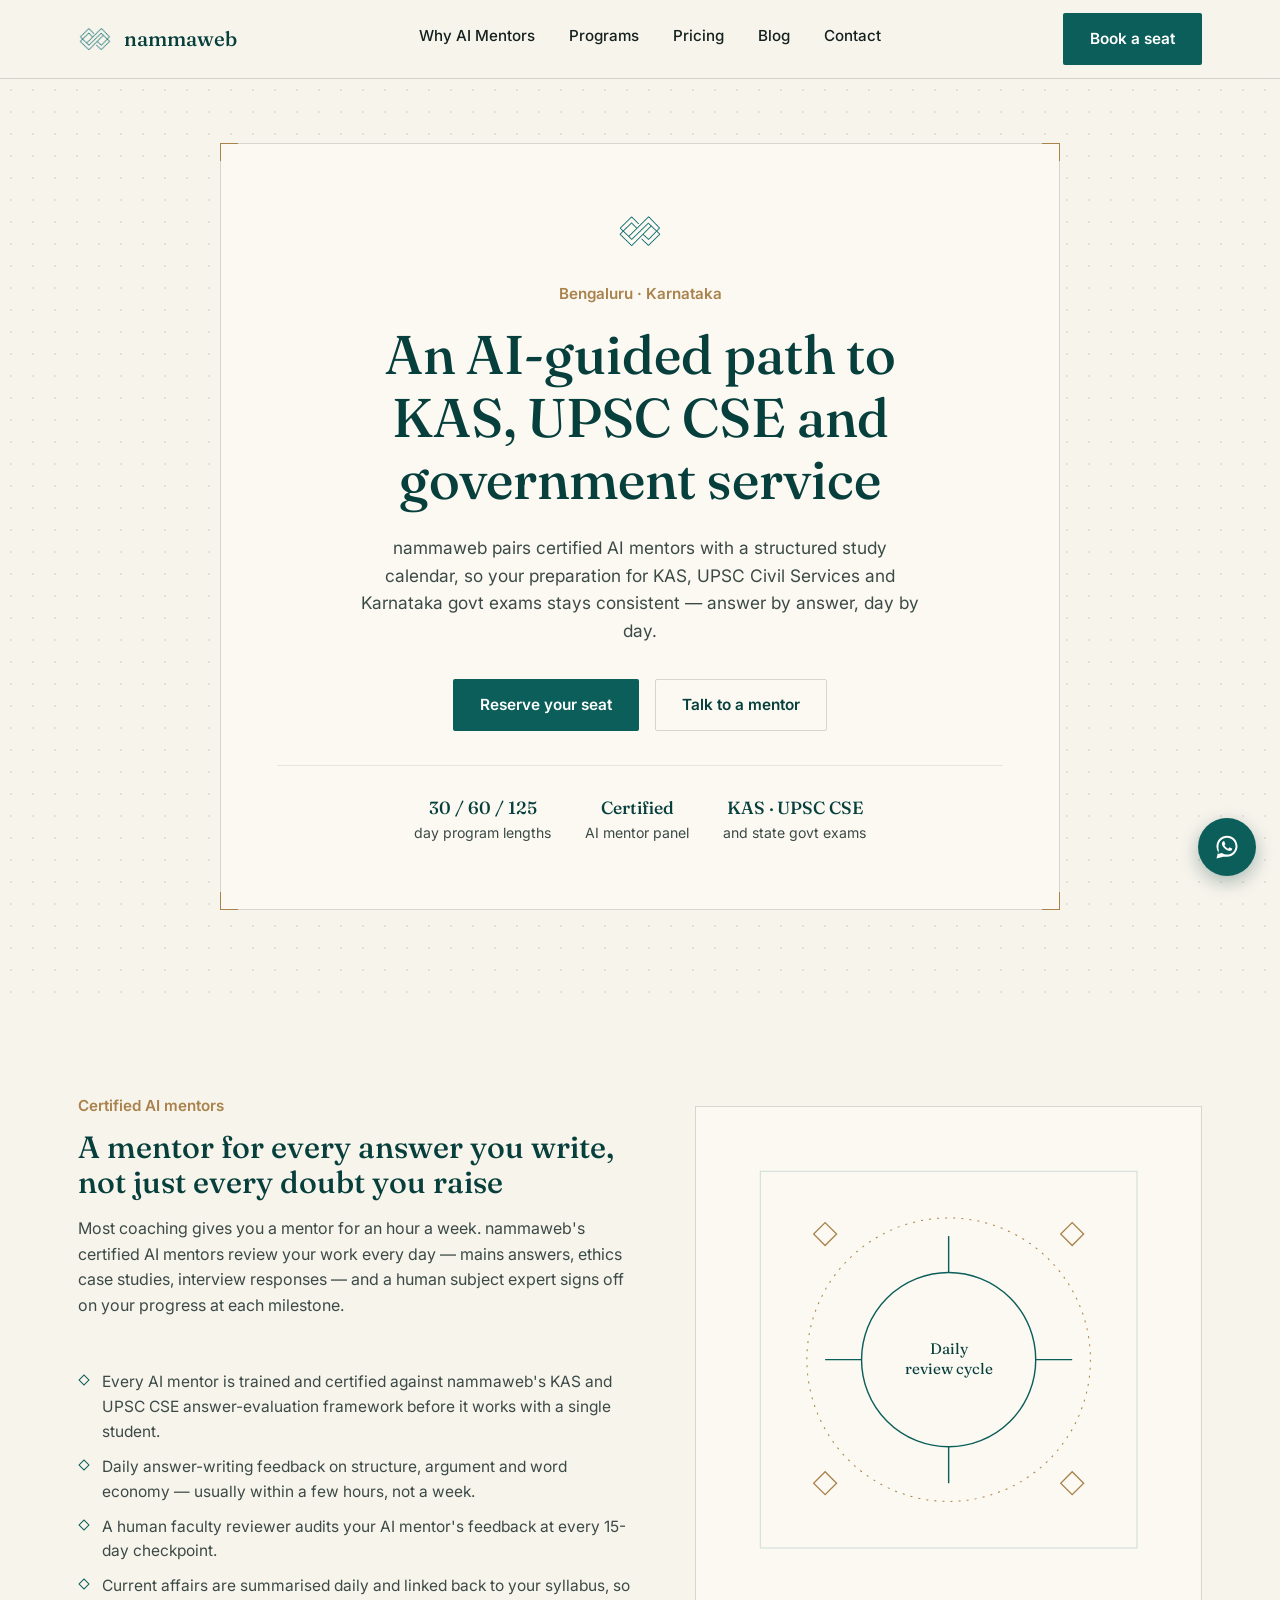
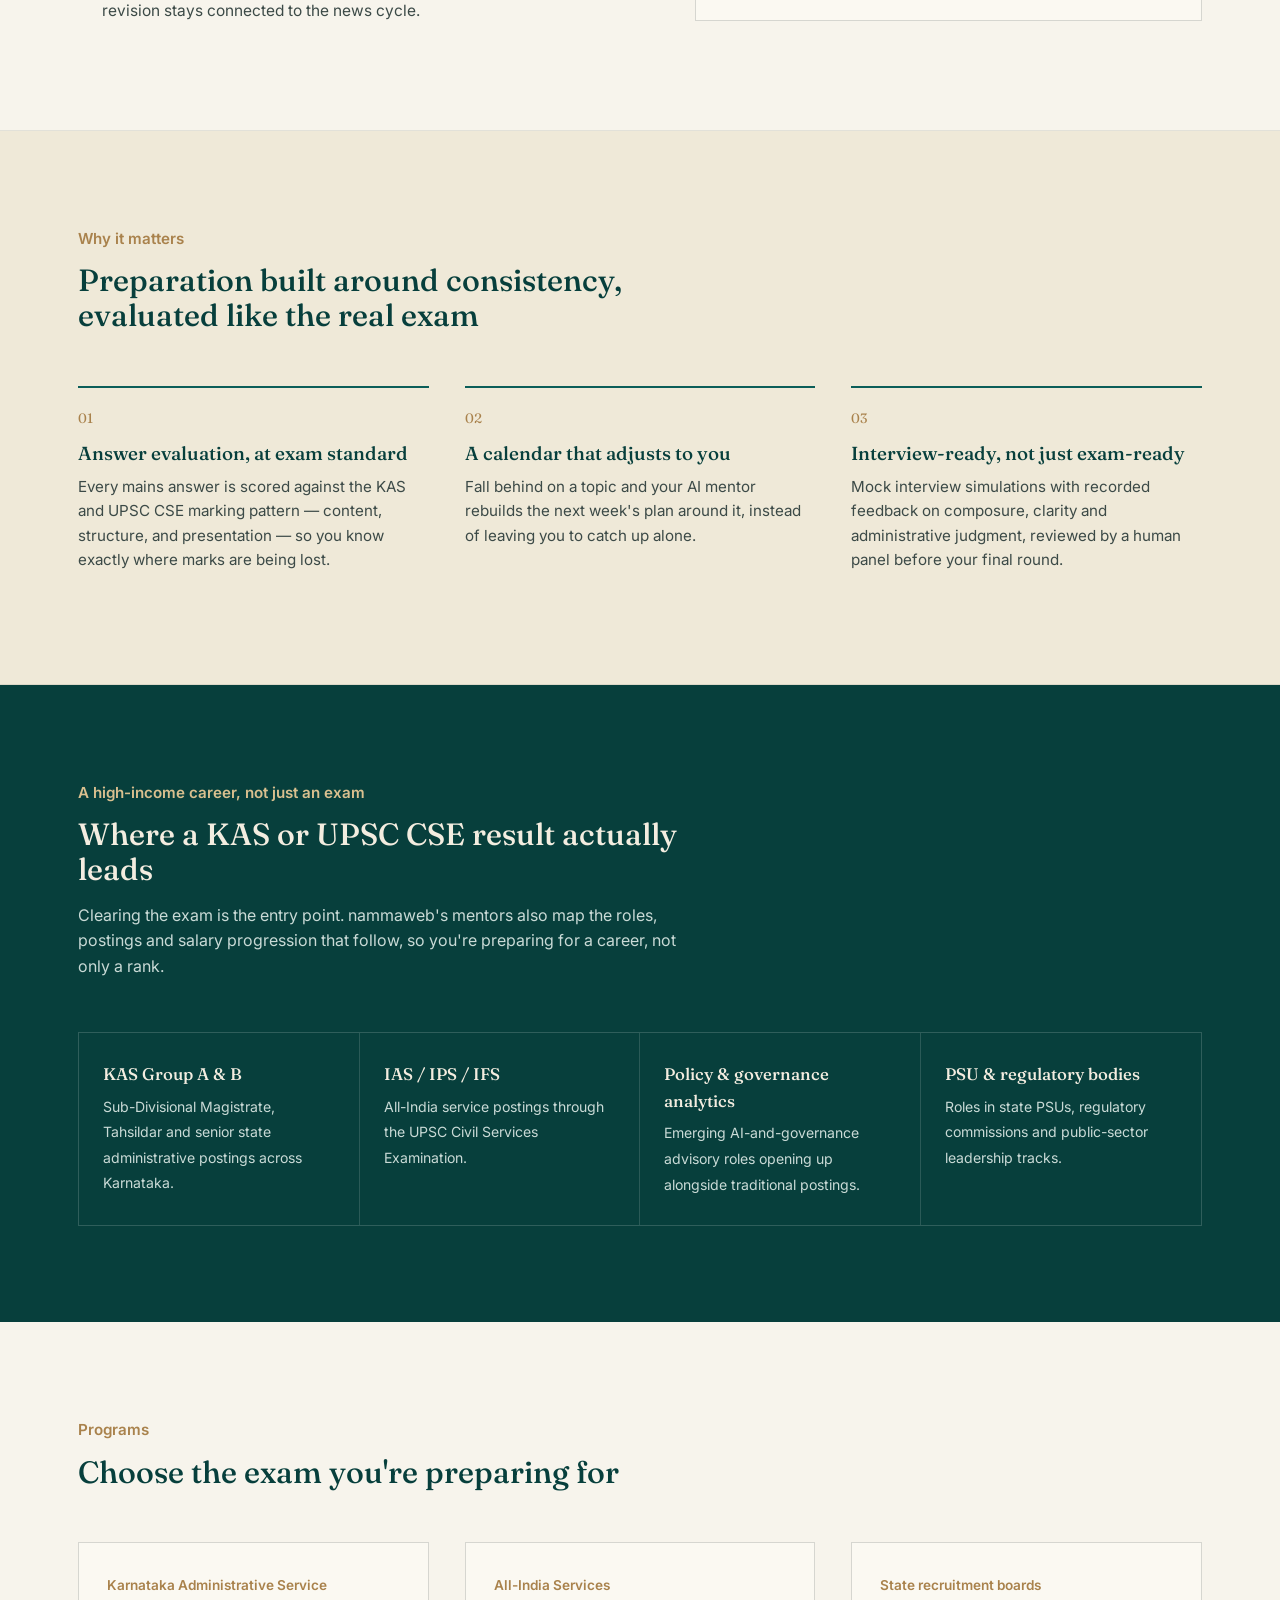
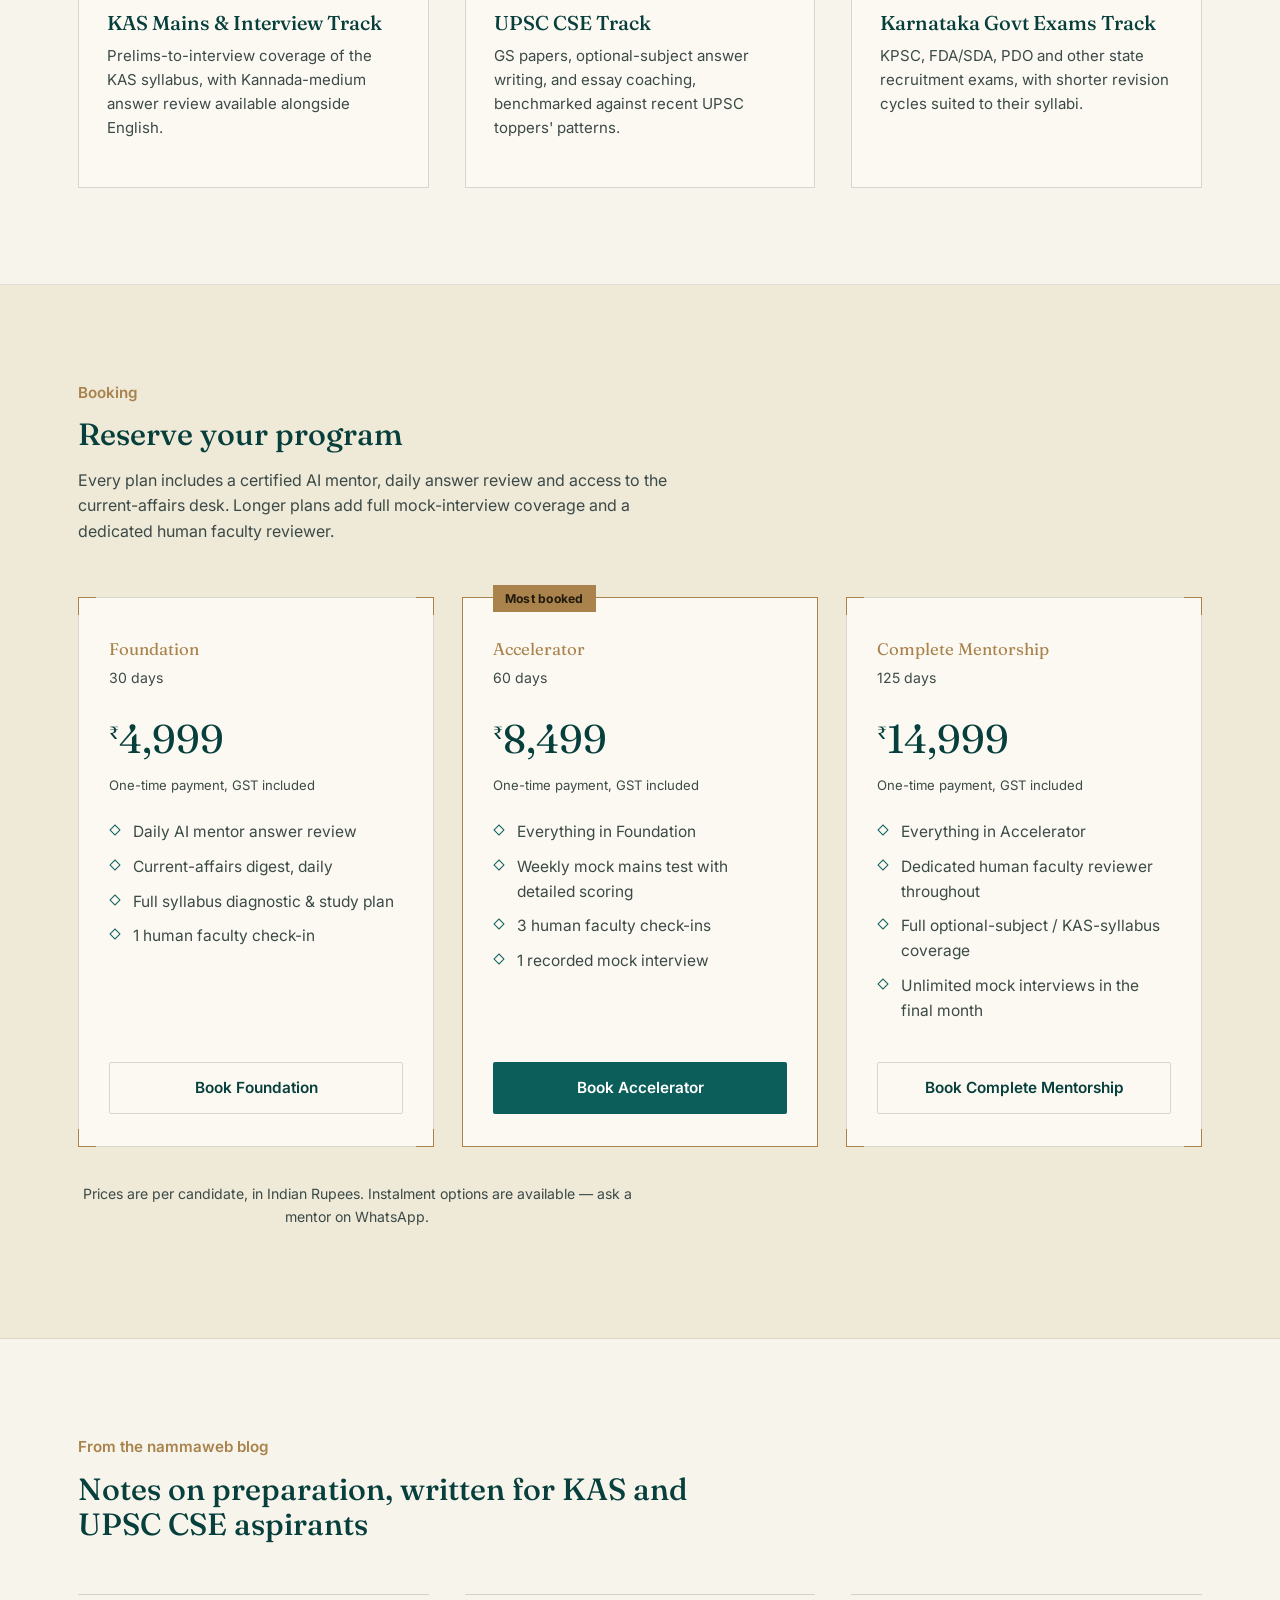
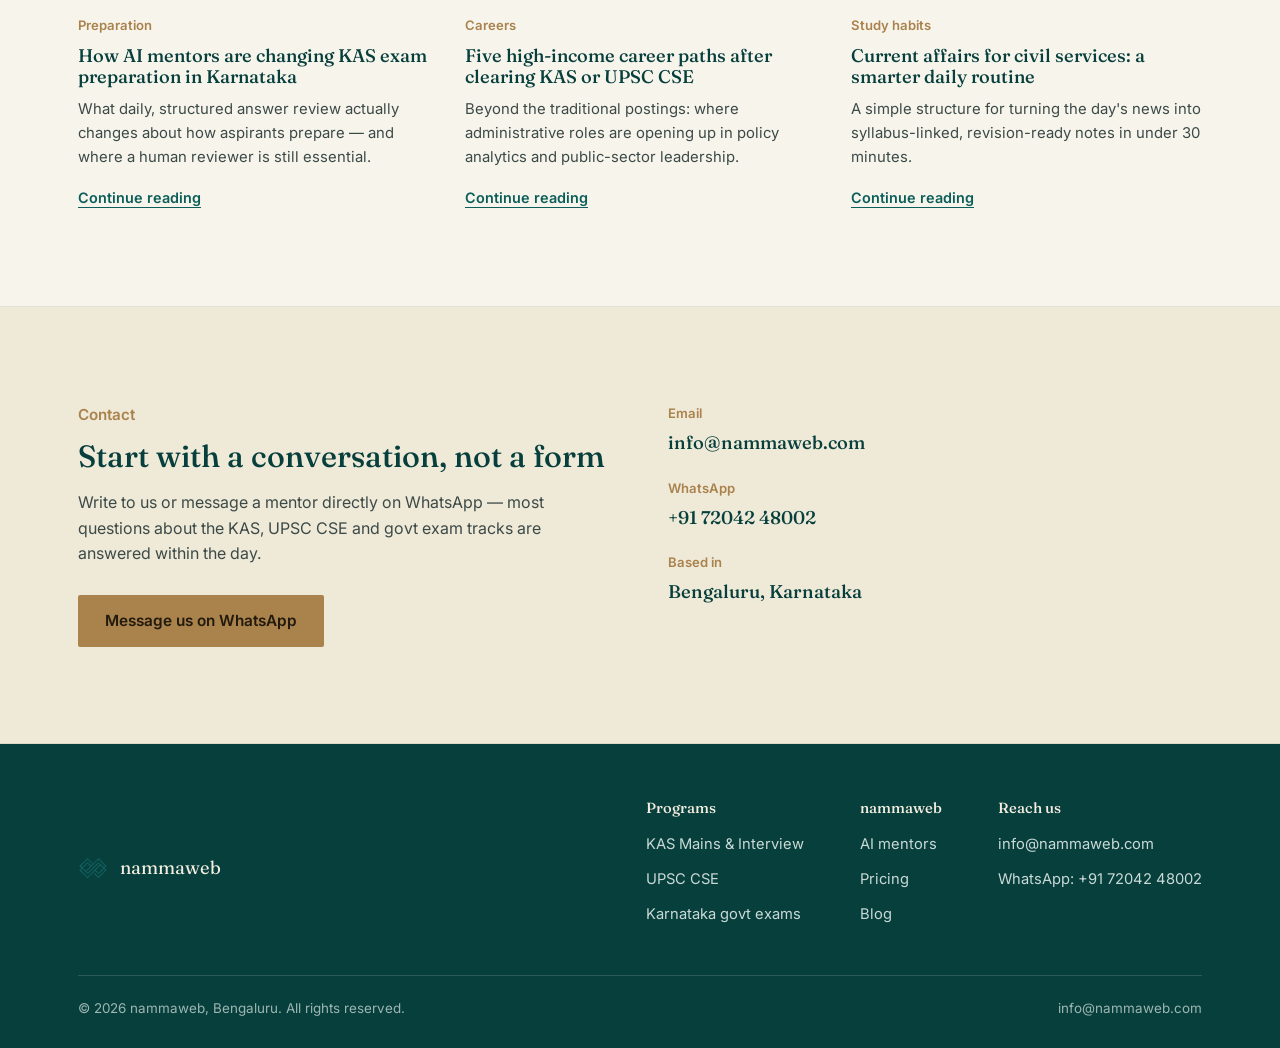
<file: index.html>
<!DOCTYPE html>
<html lang="en">
<head>
<meta charset="UTF-8">
<meta name="viewport" content="width=device-width, initial-scale=1.0">
<title>nammaweb — AI for Civil Services, KAS &amp; Govt Exams</title>
<meta name="description" content="nammaweb trains Karnataka's civil service aspirants for KAS, UPSC CSE and state govt exams with certified AI mentors, structured 30/60/125-day programs, and daily current-affairs coaching.">
<meta name="keywords" content="AI for civil services, KAS coaching Bengaluru, KAS exam preparation, UPSC CSE coaching Karnataka, govt exam coaching, certified AI mentors, nammaweb">
<link rel="canonical" href="https://www.nammaweb.com/">
<meta property="og:title" content="nammaweb — AI for Civil Services, KAS &amp; Govt Exams">
<meta property="og:description" content="Certified AI mentors. Structured 30/60/125-day programs. Built in Bengaluru for KAS, UPSC CSE and Karnataka govt exam aspirants.">
<meta property="og:type" content="website">
<meta property="og:image" content="logo.png">
<link rel="icon" href="logo.png" type="image/png">
<link rel="stylesheet" href="style.css">
<script type="application/ld+json">
{
  "@context": "https://schema.org",
  "@type": "EducationalOrganization",
  "name": "nammaweb",
  "url": "https://www.nammaweb.com/",
  "logo": "https://www.nammaweb.com/logo.png",
  "email": "info@nammaweb.com",
  "description": "AI-guided coaching for KAS, UPSC CSE and Karnataka government exams, with certified AI mentors and structured 30, 60 and 125-day programs.",
  "areaServed": "Karnataka, India"
}
</script>
</head>
<body>

<header class="site-header">
  <div class="wrap">
    <a href="index.html" class="brand">
      <img src="logo.png" alt="nammaweb logo — interlocking teal diamond mark">
      <span class="brand-name">nammaweb</span>
    </a>
    <nav class="main-nav" id="main-nav">
      <a href="#mentors">Why AI Mentors</a>
      <a href="#tracks">Programs</a>
      <a href="#pricing">Pricing</a>
      <a href="blog.html">Blog</a>
      <a href="#contact">Contact</a>
    </nav>
    <div class="header-cta">
      <a href="#pricing" class="btn btn--primary"><span>Book a seat</span></a>
      <button class="nav-toggle" aria-label="Open menu" aria-expanded="false" id="nav-toggle-btn">
        <span></span><span></span><span></span>
      </button>
    </div>
  </div>
</header>

<main>

  <!-- HERO -->
  <section class="hero">
    <div class="wrap">
      <div class="hero-panel ticked">
        <span class="tick-br-a"></span><span class="tick-br-b"></span>
        <img src="logo.png" alt="" class="hero-mark" aria-hidden="true">
        <span class="kicker">Bengaluru · Karnataka</span>
        <h1>An AI-guided path to KAS, UPSC CSE and government service</h1>
        <p class="lede">nammaweb pairs certified AI mentors with a structured study calendar, so your preparation for KAS, UPSC Civil Services and Karnataka govt exams stays consistent — answer by answer, day by day.</p>
        <div class="hero-actions">
          <a href="#pricing" class="btn btn--primary">Reserve your seat</a>
          <a href="#" class="btn btn--ghost" data-wa="Hi nammaweb, I'd like to speak with a mentor before enrolling.">Talk to a mentor</a>
        </div>
        <div class="hero-meta">
          <div><strong>30 / 60 / 125</strong>day program lengths</div>
          <div><strong>Certified</strong>AI mentor panel</div>
          <div><strong>KAS · UPSC CSE</strong>and state govt exams</div>
        </div>
      </div>
    </div>
  </section>

  <!-- WHY AI MENTORS -->
  <section class="section" id="mentors">
    <div class="wrap">
      <div class="grid-2">
        <div>
          <div class="section-head">
            <span class="kicker">Certified AI mentors</span>
            <h2>A mentor for every answer you write, not just every doubt you raise</h2>
            <p>Most coaching gives you a mentor for an hour a week. nammaweb's certified AI mentors review your work every day — mains answers, ethics case studies, interview responses — and a human subject expert signs off on your progress at each milestone.</p>
          </div>
          <ul class="diamond-list">
            <li>Every AI mentor is trained and certified against nammaweb's KAS and UPSC CSE answer-evaluation framework before it works with a single student.</li>
            <li>Daily answer-writing feedback on structure, argument and word economy — usually within a few hours, not a week.</li>
            <li>A human faculty reviewer audits your AI mentor's feedback at every 15-day checkpoint.</li>
            <li>Current affairs are summarised daily and linked back to your syllabus, so revision stays connected to the news cycle.</li>
          </ul>
        </div>
        <div class="mentor-figure">
          <svg viewBox="0 0 420 420" fill="none" xmlns="http://www.w3.org/2000/svg" role="img" aria-label="Diagram of the AI mentor review cycle">
            <rect x="24" y="24" width="372" height="372" stroke="#0b5e59" stroke-opacity="0.18" stroke-width="1"/>
            <circle cx="210" cy="210" r="86" stroke="#0b5e59" stroke-width="1.4"/>
            <circle cx="210" cy="210" r="140" stroke="#a9824c" stroke-width="1" stroke-dasharray="2 6"/>
            <path d="M210 124 L210 88" stroke="#0b5e59" stroke-width="1.4"/>
            <path d="M296 210 L332 210" stroke="#0b5e59" stroke-width="1.4"/>
            <path d="M210 296 L210 332" stroke="#0b5e59" stroke-width="1.4"/>
            <path d="M124 210 L88 210" stroke="#0b5e59" stroke-width="1.4"/>
            <g>
              <rect x="80" y="78" width="16" height="16" transform="rotate(45 88 86)" stroke="#a9824c" stroke-width="1.3"/>
              <rect x="324" y="78" width="16" height="16" transform="rotate(45 332 86)" stroke="#a9824c" stroke-width="1.3"/>
              <rect x="80" y="324" width="16" height="16" transform="rotate(45 88 332)" stroke="#a9824c" stroke-width="1.3"/>
              <rect x="324" y="324" width="16" height="16" transform="rotate(45 332 332)" stroke="#a9824c" stroke-width="1.3"/>
            </g>
            <text x="210" y="204" text-anchor="middle" font-family="Fraunces, serif" font-size="15" fill="#073f3c">Daily</text>
            <text x="210" y="224" text-anchor="middle" font-family="Fraunces, serif" font-size="15" fill="#073f3c">review cycle</text>
          </svg>
        </div>
      </div>
    </div>
  </section>

  <!-- WHY THIS MATTERS -->
  <section class="section section--tint">
    <div class="wrap">
      <div class="section-head">
        <span class="kicker">Why it matters</span>
        <h2>Preparation built around consistency, evaluated like the real exam</h2>
      </div>
      <div class="grid-3">
        <div class="feature-card">
          <span class="feature-index">01</span>
          <h3>Answer evaluation, at exam standard</h3>
          <p>Every mains answer is scored against the KAS and UPSC CSE marking pattern — content, structure, and presentation — so you know exactly where marks are being lost.</p>
        </div>
        <div class="feature-card">
          <span class="feature-index">02</span>
          <h3>A calendar that adjusts to you</h3>
          <p>Fall behind on a topic and your AI mentor rebuilds the next week's plan around it, instead of leaving you to catch up alone.</p>
        </div>
        <div class="feature-card">
          <span class="feature-index">03</span>
          <h3>Interview-ready, not just exam-ready</h3>
          <p>Mock interview simulations with recorded feedback on composure, clarity and administrative judgment, reviewed by a human panel before your final round.</p>
        </div>
      </div>
    </div>
  </section>

  <!-- CAREER OPPORTUNITY -->
  <section class="section section--teal">
    <div class="wrap">
      <div class="section-head">
        <span class="kicker" style="color:#d9c08f;">A high-income career, not just an exam</span>
        <h2>Where a KAS or UPSC CSE result actually leads</h2>
        <p>Clearing the exam is the entry point. nammaweb's mentors also map the roles, postings and salary progression that follow, so you're preparing for a career, not only a rank.</p>
      </div>
      <div class="career-strip">
        <div>
          <strong>KAS Group A &amp; B</strong>
          <span>Sub-Divisional Magistrate, Tahsildar and senior state administrative postings across Karnataka.</span>
        </div>
        <div>
          <strong>IAS / IPS / IFS</strong>
          <span>All-India service postings through the UPSC Civil Services Examination.</span>
        </div>
        <div>
          <strong>Policy &amp; governance analytics</strong>
          <span>Emerging AI-and-governance advisory roles opening up alongside traditional postings.</span>
        </div>
        <div>
          <strong>PSU &amp; regulatory bodies</strong>
          <span>Roles in state PSUs, regulatory commissions and public-sector leadership tracks.</span>
        </div>
      </div>
    </div>
  </section>

  <!-- TRACKS -->
  <section class="section" id="tracks">
    <div class="wrap">
      <div class="section-head">
        <span class="kicker">Programs</span>
        <h2>Choose the exam you're preparing for</h2>
      </div>
      <div class="grid-3">
        <div class="track-card">
          <span class="track-for">Karnataka Administrative Service</span>
          <h3>KAS Mains &amp; Interview Track</h3>
          <p>Prelims-to-interview coverage of the KAS syllabus, with Kannada-medium answer review available alongside English.</p>
        </div>
        <div class="track-card">
          <span class="track-for">All-India Services</span>
          <h3>UPSC CSE Track</h3>
          <p>GS papers, optional-subject answer writing, and essay coaching, benchmarked against recent UPSC toppers' patterns.</p>
        </div>
        <div class="track-card">
          <span class="track-for">State recruitment boards</span>
          <h3>Karnataka Govt Exams Track</h3>
          <p>KPSC, FDA/SDA, PDO and other state recruitment exams, with shorter revision cycles suited to their syllabi.</p>
        </div>
      </div>
    </div>
  </section>

  <!-- PRICING -->
  <section class="section section--tint" id="pricing">
    <div class="wrap">
      <div class="section-head">
        <span class="kicker">Booking</span>
        <h2>Reserve your program</h2>
        <p>Every plan includes a certified AI mentor, daily answer review and access to the current-affairs desk. Longer plans add full mock-interview coverage and a dedicated human faculty reviewer.</p>
      </div>

      <div class="pricing-grid">

        <div class="plan ticked">
          <span class="tick-br-a"></span><span class="tick-br-b"></span>
          <span class="plan-name">Foundation</span>
          <span class="plan-days">30 days</span>
          <div class="plan-price"><sup>₹</sup>4,999</div>
          <div class="plan-note">One-time payment, GST included</div>
          <ul class="diamond-list">
            <li>Daily AI mentor answer review</li>
            <li>Current-affairs digest, daily</li>
            <li>Full syllabus diagnostic &amp; study plan</li>
            <li>1 human faculty check-in</li>
          </ul>
          <a href="#" class="btn btn--ghost btn--wide" data-wa="Hi nammaweb, I'd like to book the 30-day Foundation program (₹4,999).">Book Foundation</a>
        </div>

        <div class="plan plan--popular ticked">
          <span class="tick-br-a"></span><span class="tick-br-b"></span>
          <span class="plan-badge">Most booked</span>
          <span class="plan-name">Accelerator</span>
          <span class="plan-days">60 days</span>
          <div class="plan-price"><sup>₹</sup>8,499</div>
          <div class="plan-note">One-time payment, GST included</div>
          <ul class="diamond-list">
            <li>Everything in Foundation</li>
            <li>Weekly mock mains test with detailed scoring</li>
            <li>3 human faculty check-ins</li>
            <li>1 recorded mock interview</li>
          </ul>
          <a href="#" class="btn btn--primary btn--wide" data-wa="Hi nammaweb, I'd like to book the 60-day Accelerator program (₹8,499).">Book Accelerator</a>
        </div>

        <div class="plan ticked">
          <span class="tick-br-a"></span><span class="tick-br-b"></span>
          <span class="plan-name">Complete Mentorship</span>
          <span class="plan-days">125 days</span>
          <div class="plan-price"><sup>₹</sup>14,999</div>
          <div class="plan-note">One-time payment, GST included</div>
          <ul class="diamond-list">
            <li>Everything in Accelerator</li>
            <li>Dedicated human faculty reviewer throughout</li>
            <li>Full optional-subject / KAS-syllabus coverage</li>
            <li>Unlimited mock interviews in the final month</li>
          </ul>
          <a href="#" class="btn btn--ghost btn--wide" data-wa="Hi nammaweb, I'd like to book the 125-day Complete Mentorship program (₹14,999).">Book Complete Mentorship</a>
        </div>

      </div>
      <p class="pricing-foot">Prices are per candidate, in Indian Rupees. Instalment options are available — ask a mentor on WhatsApp.</p>
    </div>
  </section>

  <!-- BLOG -->
  <section class="section" id="blog">
    <div class="wrap">
      <div class="section-head">
        <span class="kicker">From the nammaweb blog</span>
        <h2>Notes on preparation, written for KAS and UPSC CSE aspirants</h2>
      </div>
      <div class="blog-grid">
        <article class="post-card">
          <span class="post-date">Preparation</span>
          <h3>How AI mentors are changing KAS exam preparation in Karnataka</h3>
          <p>What daily, structured answer review actually changes about how aspirants prepare — and where a human reviewer is still essential.</p>
          <a href="blog.html#ai-mentors-kas" class="read-more">Continue reading</a>
        </article>
        <article class="post-card">
          <span class="post-date">Careers</span>
          <h3>Five high-income career paths after clearing KAS or UPSC CSE</h3>
          <p>Beyond the traditional postings: where administrative roles are opening up in policy analytics and public-sector leadership.</p>
          <a href="blog.html#career-paths" class="read-more">Continue reading</a>
        </article>
        <article class="post-card">
          <span class="post-date">Study habits</span>
          <h3>Current affairs for civil services: a smarter daily routine</h3>
          <p>A simple structure for turning the day's news into syllabus-linked, revision-ready notes in under 30 minutes.</p>
          <a href="blog.html#current-affairs" class="read-more">Continue reading</a>
        </article>
      </div>
    </div>
  </section>

  <!-- CONTACT -->
  <section class="section section--tint" id="contact">
    <div class="wrap">
      <div class="contact-panel">
        <div>
          <div class="section-head" style="margin-bottom:28px;">
            <span class="kicker">Contact</span>
            <h2>Start with a conversation, not a form</h2>
            <p>Write to us or message a mentor directly on WhatsApp — most questions about the KAS, UPSC CSE and govt exam tracks are answered within the day.</p>
          </div>
          <a href="#" class="btn btn--brass" data-wa="Hi nammaweb, I'd like to know more about your programs.">Message us on WhatsApp</a>
        </div>
        <div>
          <div class="contact-item">
            <span>Email</span>
            <a href="mailto:info@nammaweb.com">info@nammaweb.com</a>
          </div>
          <div class="contact-item">
            <span>WhatsApp</span>
            <strong>+91 72042 48002</strong>
          </div>
          <div class="contact-item">
            <span>Based in</span>
            <strong>Bengaluru, Karnataka</strong>
          </div>
        </div>
      </div>
    </div>
  </section>

</main>

<footer class="site-footer">
  <div class="wrap">
    <div class="footer-top">
      <div class="footer-brand">
        <img src="logo.png" alt="nammaweb logo">
        <span>nammaweb</span>
      </div>
      <div class="footer-cols">
        <div>
          <h4>Programs</h4>
          <ul>
            <li><a href="#tracks">KAS Mains &amp; Interview</a></li>
            <li><a href="#tracks">UPSC CSE</a></li>
            <li><a href="#tracks">Karnataka govt exams</a></li>
          </ul>
        </div>
        <div>
          <h4>nammaweb</h4>
          <ul>
            <li><a href="#mentors">AI mentors</a></li>
            <li><a href="#pricing">Pricing</a></li>
            <li><a href="blog.html">Blog</a></li>
          </ul>
        </div>
        <div>
          <h4>Reach us</h4>
          <ul>
            <li><a href="mailto:info@nammaweb.com">info@nammaweb.com</a></li>
            <li><a href="#" data-wa="Hi nammaweb, I'd like to know more about your programs.">WhatsApp: +91 72042 48002</a></li>
          </ul>
        </div>
      </div>
    </div>
    <div class="footer-bottom">
      <span>© <span id="year"></span> nammaweb, Bengaluru. All rights reserved.</span>
      <span>info@nammaweb.com</span>
    </div>
  </div>
</footer>

<!-- WhatsApp floating popup -->
<div class="wa-popup" id="wa-popup">
  <button class="wa-close" id="wa-close" aria-label="Close">×</button>
  <div class="wa-popup-head">
    <span class="dot"></span>
    <strong>nammaweb mentors</strong>
  </div>
  <p>Ask about the KAS, UPSC CSE or govt exam tracks — a mentor usually replies within the day.</p>
  <a href="#" id="wa-popup-open" class="btn btn--primary btn--wide">Chat on WhatsApp</a>
</div>
<button class="wa-float" id="wa-float-btn" aria-label="Open WhatsApp chat">
  <svg viewBox="0 0 32 32" fill="currentColor" xmlns="http://www.w3.org/2000/svg">
    <path d="M16.03 3C9.4 3 4 8.36 4 15c0 2.4.7 4.63 1.9 6.5L4 29l7.7-1.86A11.9 11.9 0 0 0 16.03 27C22.66 27 28 21.64 28 15S22.66 3 16.03 3Zm0 21.7c-2 0-3.86-.56-5.44-1.53l-.39-.23-4.57 1.1 1.13-4.46-.25-.4A9.6 9.6 0 0 1 6.3 15c0-5.36 4.4-9.7 9.73-9.7 5.34 0 9.68 4.34 9.68 9.7 0 5.36-4.34 9.7-9.68 9.7Zm5.36-7.27c-.29-.15-1.73-.86-2-.95-.27-.1-.47-.15-.66.14-.2.29-.76.95-.94 1.15-.17.2-.34.22-.63.07-.29-.14-1.23-.46-2.35-1.47-.87-.78-1.45-1.74-1.62-2.03-.17-.29-.02-.45.13-.6.13-.13.29-.34.44-.5.14-.18.19-.3.29-.5.1-.19.05-.36-.02-.5-.07-.15-.66-1.6-.9-2.2-.24-.57-.48-.5-.66-.5h-.56c-.19 0-.5.07-.77.36-.26.29-1 1-1 2.42 0 1.43 1.03 2.8 1.18 3 .14.2 2.03 3.13 4.94 4.38.69.3 1.23.48 1.65.6.69.22 1.32.19 1.82.12.55-.08 1.73-.7 1.98-1.39.24-.68.24-1.26.17-1.39-.07-.13-.26-.2-.55-.35Z"/>
  </svg>
</button>

<script src="script.js"></script>
</body>
</html>
</file>
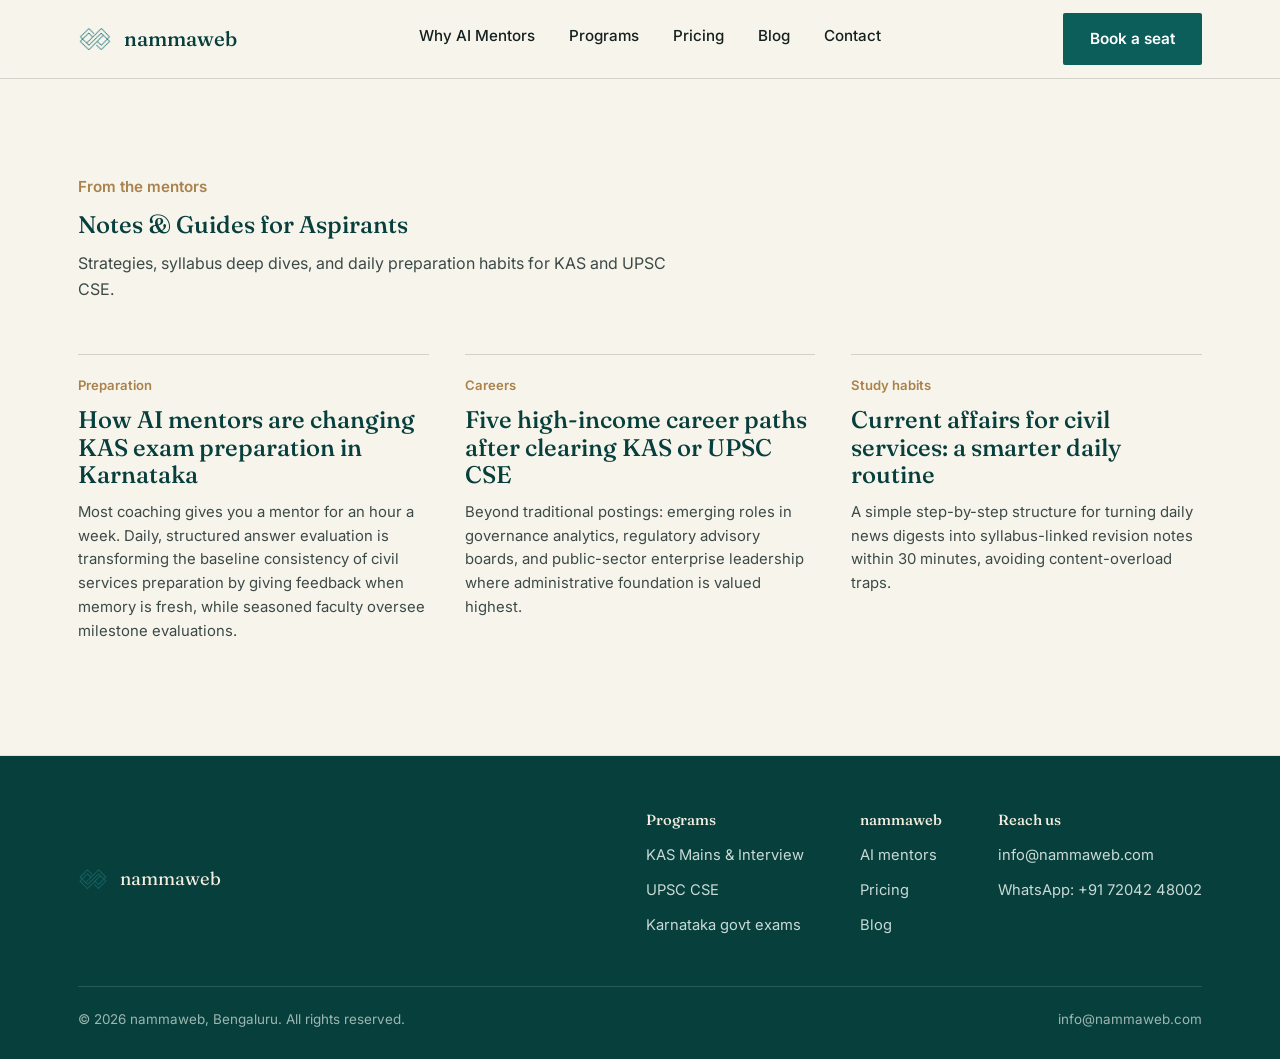
<file: blog.html>
<!DOCTYPE html>
<html lang="en">
<head>
<meta charset="UTF-8">
<meta name="viewport" content="width=device-width, initial-scale=1.0">
<title>Blog — nammaweb | Civil Services, KAS &amp; Govt Exams</title>
<meta name="description" content="Insights, preparation frameworks and syllabus guides for KAS, UPSC CSE and Karnataka government exams from nammaweb mentors.">
<link rel="canonical" href="https://www.nammaweb.com/blog.html">
<meta property="og:title" content="Blog — nammaweb | Civil Services, KAS &amp; Govt Exams">
<meta property="og:description" content="Preparation frameworks, exam strategy and career paths for civil services aspirants in Karnataka.">
<meta property="og:type" content="website">
<meta property="og:image" content="logo.png">
<link rel="icon" href="logo.png" type="image/png">
<link rel="stylesheet" href="style.css">
</head>
<body>

<header class="site-header">
  <div class="wrap">
    <a href="index.html" class="brand">
      <img src="logo.png" alt="nammaweb logo">
      <span class="brand-name">nammaweb</span>
    </a>
    <nav class="main-nav" id="main-nav">
      <a href="index.html#mentors">Why AI Mentors</a>
      <a href="index.html#tracks">Programs</a>
      <a href="index.html#pricing">Pricing</a>
      <a href="blog.html">Blog</a>
      <a href="index.html#contact">Contact</a>
    </nav>
    <div class="header-cta">
      <a href="index.html#pricing" class="btn btn--primary"><span>Book a seat</span></a>
      <button class="nav-toggle" aria-label="Open menu" aria-expanded="false" id="nav-toggle-btn">
        <span></span><span></span><span></span>
      </button>
    </div>
  </div>
</header>

<main>
  <section class="section">
    <div class="wrap">
      <div class="section-head">
        <span class="kicker">From the mentors</span>
        <h1>Notes &amp; Guides for Aspirants</h1>
        <p>Strategies, syllabus deep dives, and daily preparation habits for KAS and UPSC CSE.</p>
      </div>

      <div class="blog-grid" style="margin-top: 40px;">
        <article class="post-card" id="ai-mentors-kas">
          <span class="post-date">Preparation</span>
          <h2>How AI mentors are changing KAS exam preparation in Karnataka</h2>
          <p>Most coaching gives you a mentor for an hour a week. Daily, structured answer evaluation is transforming the baseline consistency of civil services preparation by giving feedback when memory is fresh, while seasoned faculty oversee milestone evaluations.</p>
        </article>

        <article class="post-card" id="career-paths">
          <span class="post-date">Careers</span>
          <h2>Five high-income career paths after clearing KAS or UPSC CSE</h2>
          <p>Beyond traditional postings: emerging roles in governance analytics, regulatory advisory boards, and public-sector enterprise leadership where administrative foundation is valued highest.</p>
        </article>

        <article class="post-card" id="current-affairs">
          <span class="post-date">Study habits</span>
          <h2>Current affairs for civil services: a smarter daily routine</h2>
          <p>A simple step-by-step structure for turning daily news digests into syllabus-linked revision notes within 30 minutes, avoiding content-overload traps.</p>
        </article>
      </div>
    </div>
  </section>
</main>

<footer class="site-footer">
  <div class="wrap">
    <div class="footer-top">
      <div class="footer-brand">
        <img src="logo.png" alt="nammaweb logo">
        <span>nammaweb</span>
      </div>
      <div class="footer-cols">
        <div>
          <h4>Programs</h4>
          <ul>
            <li><a href="index.html#tracks">KAS Mains &amp; Interview</a></li>
            <li><a href="index.html#tracks">UPSC CSE</a></li>
            <li><a href="index.html#tracks">Karnataka govt exams</a></li>
          </ul>
        </div>
        <div>
          <h4>nammaweb</h4>
          <ul>
            <li><a href="index.html#mentors">AI mentors</a></li>
            <li><a href="index.html#pricing">Pricing</a></li>
            <li><a href="blog.html">Blog</a></li>
          </ul>
        </div>
        <div>
          <h4>Reach us</h4>
          <ul>
            <li><a href="mailto:info@nammaweb.com">info@nammaweb.com</a></li>
            <li><a href="#" data-wa="Hi nammaweb, I'd like to know more about your programs.">WhatsApp: +91 72042 48002</a></li>
          </ul>
        </div>
      </div>
    </div>
    <div class="footer-bottom">
      <span>© <span id="year"></span> nammaweb, Bengaluru. All rights reserved.</span>
      <span>info@nammaweb.com</span>
    </div>
  </div>
</footer>

<script src="script.js"></script>
</body>
</html>
</file>
<file: style.css>
/* ==========================================================================
   nammaweb — AI for Civil Services, KAS & Govt Exams
   Design language: an official dossier / admit-card, made contemporary.
   Parchment paper, hairline rule, brass seal accents, teal ink from the
   nammaweb mark. Certificate corner-ticks replace card shadows.
   ========================================================================== */

@import url('https://fonts.googleapis.com/css2?family=Fraunces:ital,opsz,wght@0,9..144,400;0,9..144,500;0,9..144,600;1,9..144,500&family=Inter:wght@400;500;600;700&display=swap');

:root{
  --ink:        #14211f;
  --ink-soft:   #3c4a47;
  --paper:      #f7f4ec;
  --paper-deep: #efe9d8;
  --paper-card: #fbf9f2;
  --teal:       #0b5e59;
  --teal-deep:  #073f3c;
  --teal-mist:  #e4ece9;
  --brass:      #a9824c;
  --brass-light:#d9c08f;
  --line:       rgba(20,33,31,0.16);
  --line-soft:  rgba(20,33,31,0.09);
  --maxw:       1180px;
  --radius:     3px;
}

*,*::before,*::after{ box-sizing:border-box; }

html{ scroll-behavior:smooth; }

body{
  margin:0;
  background:var(--paper);
  color:var(--ink);
  font-family:'Inter', -apple-system, BlinkMacSystemFont, sans-serif;
  font-size:16px;
  line-height:1.6;
  -webkit-font-smoothing:antialiased;
}

h1,h2,h3,h4{
  font-family:'Fraunces', Georgia, serif;
  font-weight:500;
  line-height:1.15;
  margin:0 0 0.5em;
  color:var(--teal-deep);
}

p{ margin:0 0 1em; color:var(--ink-soft); max-width:62ch; }

a{ color:var(--teal); }

img{ max-width:100%; display:block; }

.wrap{
  max-width:var(--maxw);
  margin:0 auto;
  padding:0 28px;
}

:focus-visible{
  outline:2px solid var(--brass);
  outline-offset:3px;
}

@media (prefers-reduced-motion: reduce){
  *{ animation-duration:0.001ms !important; animation-iteration-count:1 !important; transition-duration:0.001ms !important; scroll-behavior:auto !important; }
}

/* ---------- shared bits ---------- */

.section{ padding:96px 0; border-bottom:1px solid var(--line-soft); }
.section--tint{ background:var(--paper-deep); }
.section--teal{ background:var(--teal-deep); color:#eef4f2; border-bottom:none; }
.section--teal h2, .section--teal h3{ color:#f3ede0; }
.section--teal p{ color:#c9dad6; }

.section-head{ max-width:640px; margin-bottom:52px; }
.section-head h2{ font-size:clamp(1.7rem, 2.4vw, 2.35rem); }
.section-head .kicker{
  font-family:'Inter',sans-serif;
  font-weight:600;
  color:var(--brass);
  font-size:0.95rem;
  margin-bottom:12px;
  display:block;
}

.btn{
  display:inline-flex;
  align-items:center;
  gap:8px;
  padding:13px 26px;
  border-radius:2px;
  font-family:'Inter',sans-serif;
  font-weight:600;
  font-size:0.96rem;
  text-decoration:none;
  border:1px solid transparent;
  cursor:pointer;
  transition:background 0.18s ease, color 0.18s ease, border-color 0.18s ease;
}
.btn--primary{ background:var(--teal); color:#fff; }
.btn--primary:hover{ background:var(--teal-deep); }
.btn--ghost{ background:transparent; color:var(--teal-deep); border-color:var(--line); }
.btn--ghost:hover{ border-color:var(--teal); }
.btn--brass{ background:var(--brass); color:#221a0d; }
.btn--brass:hover{ background:var(--brass-light); }
.btn--wide{ width:100%; justify-content:center; }

/* corner-tick ornament, used on the hero panel and pricing cards */
.ticked{ position:relative; }
.ticked::before,.ticked::after,
.ticked .tick-br-a,.ticked .tick-br-b{
  content:""; position:absolute; width:18px; height:18px;
  border:1.5px solid var(--brass);
}
.ticked::before{ top:-1px; left:-1px; border-right:none; border-bottom:none; }
.ticked::after{ top:-1px; right:-1px; border-left:none; border-bottom:none; }
.ticked .tick-br-a{ bottom:-1px; left:-1px; border-right:none; border-top:none; }
.ticked .tick-br-b{ bottom:-1px; right:-1px; border-left:none; border-top:none; }

.diamond-list{ list-style:none; margin:0; padding:0; }
.diamond-list li{
  position:relative; padding-left:24px; margin-bottom:10px;
  color:var(--ink-soft); font-size:0.97rem;
}
.diamond-list li::before{
  content:""; position:absolute; left:2px; top:6px;
  width:8px; height:8px; border:1.4px solid var(--teal);
  transform:rotate(45deg);
}

/* ---------- header ---------- */

.site-header{
  position:sticky; top:0; z-index:50;
  background:rgba(247,244,236,0.92);
  backdrop-filter:blur(6px);
  border-bottom:1px solid var(--line);
}
.site-header .wrap{
  display:flex; align-items:center; justify-content:space-between;
  height:78px;
}
.brand{ display:flex; align-items:center; gap:12px; text-decoration:none; color:var(--ink); }
.brand img{ height:34px; width:auto; }
.brand-name{ font-family:'Fraunces',serif; font-size:1.28rem; font-weight:500; color:var(--teal-deep); }

.main-nav{ display:flex; align-items:center; gap:34px; }
.main-nav a{
  color:var(--ink); text-decoration:none; font-size:0.95rem; font-weight:500;
  padding-bottom:4px; border-bottom:1px solid transparent;
}
.main-nav a:hover{ border-bottom-color:var(--brass); }

.header-cta{ display:flex; align-items:center; gap:18px; }

.nav-toggle{
  display:none; background:none; border:1px solid var(--line); border-radius:2px;
  width:42px; height:42px; cursor:pointer; padding:0;
}
.nav-toggle span{
  display:block; width:20px; height:2px; margin:4px auto; background:var(--teal-deep);
}

/* ---------- hero ---------- */

.hero{
  padding:64px 0 88px;
  background:
    radial-gradient(circle, var(--line-soft) 1px, transparent 1.4px) 0 0/22px 22px,
    var(--paper);
}
.hero-panel{
  background:var(--paper-card);
  border:1px solid var(--line);
  padding:64px 56px;
  text-align:center;
  max-width:840px;
  margin:0 auto;
}
.hero-mark{ height:46px; margin:0 auto 28px; }
.hero-panel .kicker{
  display:block; color:var(--brass); font-weight:600; font-size:0.95rem; margin-bottom:18px;
}
.hero-panel h1{
  font-size:clamp(2.1rem, 4.4vw, 3.4rem);
  max-width:15ch; margin:0 auto 22px;
}
.hero-panel .lede{
  max-width:52ch; margin:0 auto 34px; font-size:1.08rem; color:var(--ink-soft);
}
.hero-actions{ display:flex; gap:16px; justify-content:center; flex-wrap:wrap; margin-bottom:34px; }
.hero-meta{
  display:flex; justify-content:center; gap:34px; flex-wrap:wrap;
  padding-top:28px; border-top:1px solid var(--line-soft);
  font-size:0.88rem; color:var(--ink-soft);
}
.hero-meta strong{ color:var(--teal-deep); font-family:'Fraunces',serif; font-weight:500; font-size:1.1rem; display:block; }

/* ---------- feature / mentor grid ---------- */

.grid-3{ display:grid; grid-template-columns:repeat(3,1fr); gap:36px; }
.grid-2{ display:grid; grid-template-columns:1.05fr 0.95fr; gap:56px; align-items:center; }

.feature-card{ border-top:2px solid var(--teal); padding-top:20px; }
.feature-card h3{ font-size:1.18rem; margin-bottom:10px; }
.feature-card p{ font-size:0.95rem; }
.feature-index{ font-family:'Fraunces',serif; font-size:0.85rem; color:var(--brass); margin-bottom:14px; display:block; }

.mentor-figure{
  border:1px solid var(--line); background:var(--paper-card); padding:40px;
  position:relative;
}
.mentor-figure svg{ width:100%; height:auto; }

/* ---------- career strip ---------- */

.career-strip{ display:grid; grid-template-columns:repeat(4,1fr); gap:0; border:1px solid rgba(255,255,255,0.16); }
.career-strip div{ padding:28px 24px; border-right:1px solid rgba(255,255,255,0.14); }
.career-strip div:last-child{ border-right:none; }
.career-strip strong{ display:block; font-family:'Fraunces',serif; font-weight:500; font-size:1.05rem; margin-bottom:6px; color:#f3ede0; }
.career-strip span{ font-size:0.88rem; color:#c9dad6; }

/* ---------- tracks ---------- */

.track-card{
  background:var(--paper-card); border:1px solid var(--line); padding:32px 28px;
  display:flex; flex-direction:column; height:100%;
}
.track-card h3{ font-size:1.25rem; }
.track-card .track-for{ font-size:0.85rem; color:var(--brass); font-weight:600; margin-bottom:14px; display:block; }
.track-card p{ font-size:0.94rem; flex-grow:1; }

/* ---------- pricing ---------- */

.pricing-grid{ display:grid; grid-template-columns:repeat(3,1fr); gap:28px; }
.plan{
  position:relative;
  background:var(--paper-card); border:1px solid var(--line);
  padding:38px 30px 32px;
  display:flex; flex-direction:column;
}
.plan--popular{ border-color:var(--brass); }
.plan-badge{
  position:absolute; top:-13px; left:30px; background:var(--brass); color:#221a0d;
  font-size:0.76rem; font-weight:700; padding:4px 12px; letter-spacing:0.02em;
}
.plan-name{ font-family:'Fraunces',serif; font-size:1.05rem; color:var(--brass); margin-bottom:4px; }
.plan-days{ font-size:0.88rem; color:var(--ink-soft); margin-bottom:18px; }
.plan-price{ font-family:'Fraunces',serif; font-size:2.5rem; color:var(--teal-deep); margin-bottom:4px; }
.plan-price sup{ font-size:1.1rem; top:-1em; }
.plan-note{ font-size:0.82rem; color:var(--ink-soft); margin-bottom:24px; }
.plan .diamond-list{ margin-bottom:28px; flex-grow:1; }
.pricing-foot{ margin-top:36px; font-size:0.88rem; color:var(--ink-soft); text-align:center; }

/* ---------- blog ---------- */

.blog-grid{ display:grid; grid-template-columns:repeat(3,1fr); gap:36px; }
.post-card{ border-top:1px solid var(--line); padding-top:20px; }
.post-date{ font-size:0.82rem; color:var(--brass); font-weight:600; margin-bottom:10px; display:block; }
.post-card h3{ font-size:1.14rem; margin-bottom:10px; }
.post-card p{ font-size:0.93rem; }
.post-card .read-more{ font-size:0.9rem; font-weight:600; text-decoration:none; border-bottom:1px solid var(--teal); padding-bottom:1px; }

/* ---------- contact / footer ---------- */

.contact-panel{ display:grid; grid-template-columns:1fr 1fr; gap:56px; align-items:start; }
.contact-item{ margin-bottom:20px; }
.contact-item span{ display:block; font-size:0.82rem; color:var(--brass); font-weight:600; margin-bottom:4px; }
.contact-item a, .contact-item strong{ font-family:'Fraunces',serif; font-size:1.15rem; color:var(--teal-deep); font-weight:500; text-decoration:none; }

.site-footer{ background:var(--teal-deep); color:#c9dad6; padding:56px 0 28px; }
.footer-top{ display:flex; justify-content:space-between; gap:40px; flex-wrap:wrap; margin-bottom:40px; }
.footer-brand{ display:flex; align-items:center; gap:12px; }
.footer-brand img{ height:30px; }
.footer-brand span{ font-family:'Fraunces',serif; font-size:1.15rem; color:#f3ede0; }
.footer-cols{ display:flex; gap:56px; flex-wrap:wrap; }
.footer-cols h4{ color:#f3ede0; font-size:0.92rem; margin-bottom:14px; }
.footer-cols ul{ list-style:none; margin:0; padding:0; }
.footer-cols li{ margin-bottom:9px; }
.footer-cols a{ color:#c9dad6; text-decoration:none; font-size:0.92rem; }
.footer-cols a:hover{ color:#fff; }
.footer-bottom{
  border-top:1px solid rgba(255,255,255,0.14); padding-top:22px;
  display:flex; justify-content:space-between; flex-wrap:wrap; gap:10px;
  font-size:0.84rem; color:#9db6b1;
}

/* ---------- whatsapp float + popup ---------- */

.wa-float{
  position:fixed; right:24px; bottom:24px; z-index:80;
  width:58px; height:58px; border-radius:50%;
  background:var(--teal); color:#fff; border:none;
  display:flex; align-items:center; justify-content:center;
  cursor:pointer; box-shadow:0 6px 18px rgba(7,63,60,0.32);
}
.wa-float svg{ width:28px; height:28px; }

.wa-popup{
  position:fixed; right:24px; bottom:94px; z-index:80;
  width:308px; background:var(--paper-card); border:1px solid var(--line);
  padding:22px 22px 20px; display:none;
}
.wa-popup.is-open{ display:block; }
.wa-popup-head{ display:flex; align-items:center; gap:10px; margin-bottom:12px; }
.wa-popup-head .dot{ width:9px; height:9px; border-radius:50%; background:#3fbf6f; }
.wa-popup-head strong{ font-family:'Fraunces',serif; font-size:1rem; color:var(--teal-deep); }
.wa-popup p{ font-size:0.88rem; margin-bottom:16px; }
.wa-close{
  position:absolute; top:10px; right:10px; background:none; border:none;
  font-size:1.1rem; line-height:1; cursor:pointer; color:var(--ink-soft);
}

/* ---------- mobile ---------- */

@media (max-width: 900px){
  .grid-3, .career-strip, .pricing-grid, .blog-grid{ grid-template-columns:1fr; }
  .career-strip div{ border-right:none; border-bottom:1px solid rgba(255,255,255,0.14); }
  .career-strip div:last-child{ border-bottom:none; }
  .grid-2, .contact-panel{ grid-template-columns:1fr; }
  .mentor-figure{ order:-1; }
}

@media (max-width: 720px){
  .main-nav{
    position:fixed; inset:78px 0 0 0; background:var(--paper);
    flex-direction:column; align-items:flex-start; gap:0;
    padding:20px 28px; transform:translateY(-8px); opacity:0; pointer-events:none;
    transition:opacity 0.16s ease, transform 0.16s ease;
    border-top:1px solid var(--line);
  }
  .main-nav.is-open{ opacity:1; transform:translateY(0); pointer-events:auto; }
  .main-nav a{ padding:14px 0; width:100%; border-bottom:1px solid var(--line-soft); }
  .nav-toggle{ display:block; }
  .header-cta .btn span{ display:none; }
  .hero-panel{ padding:44px 22px; }
  .section{ padding:64px 0; }
  .wa-popup{ width:calc(100vw - 48px); right:24px; }
}
</file>
